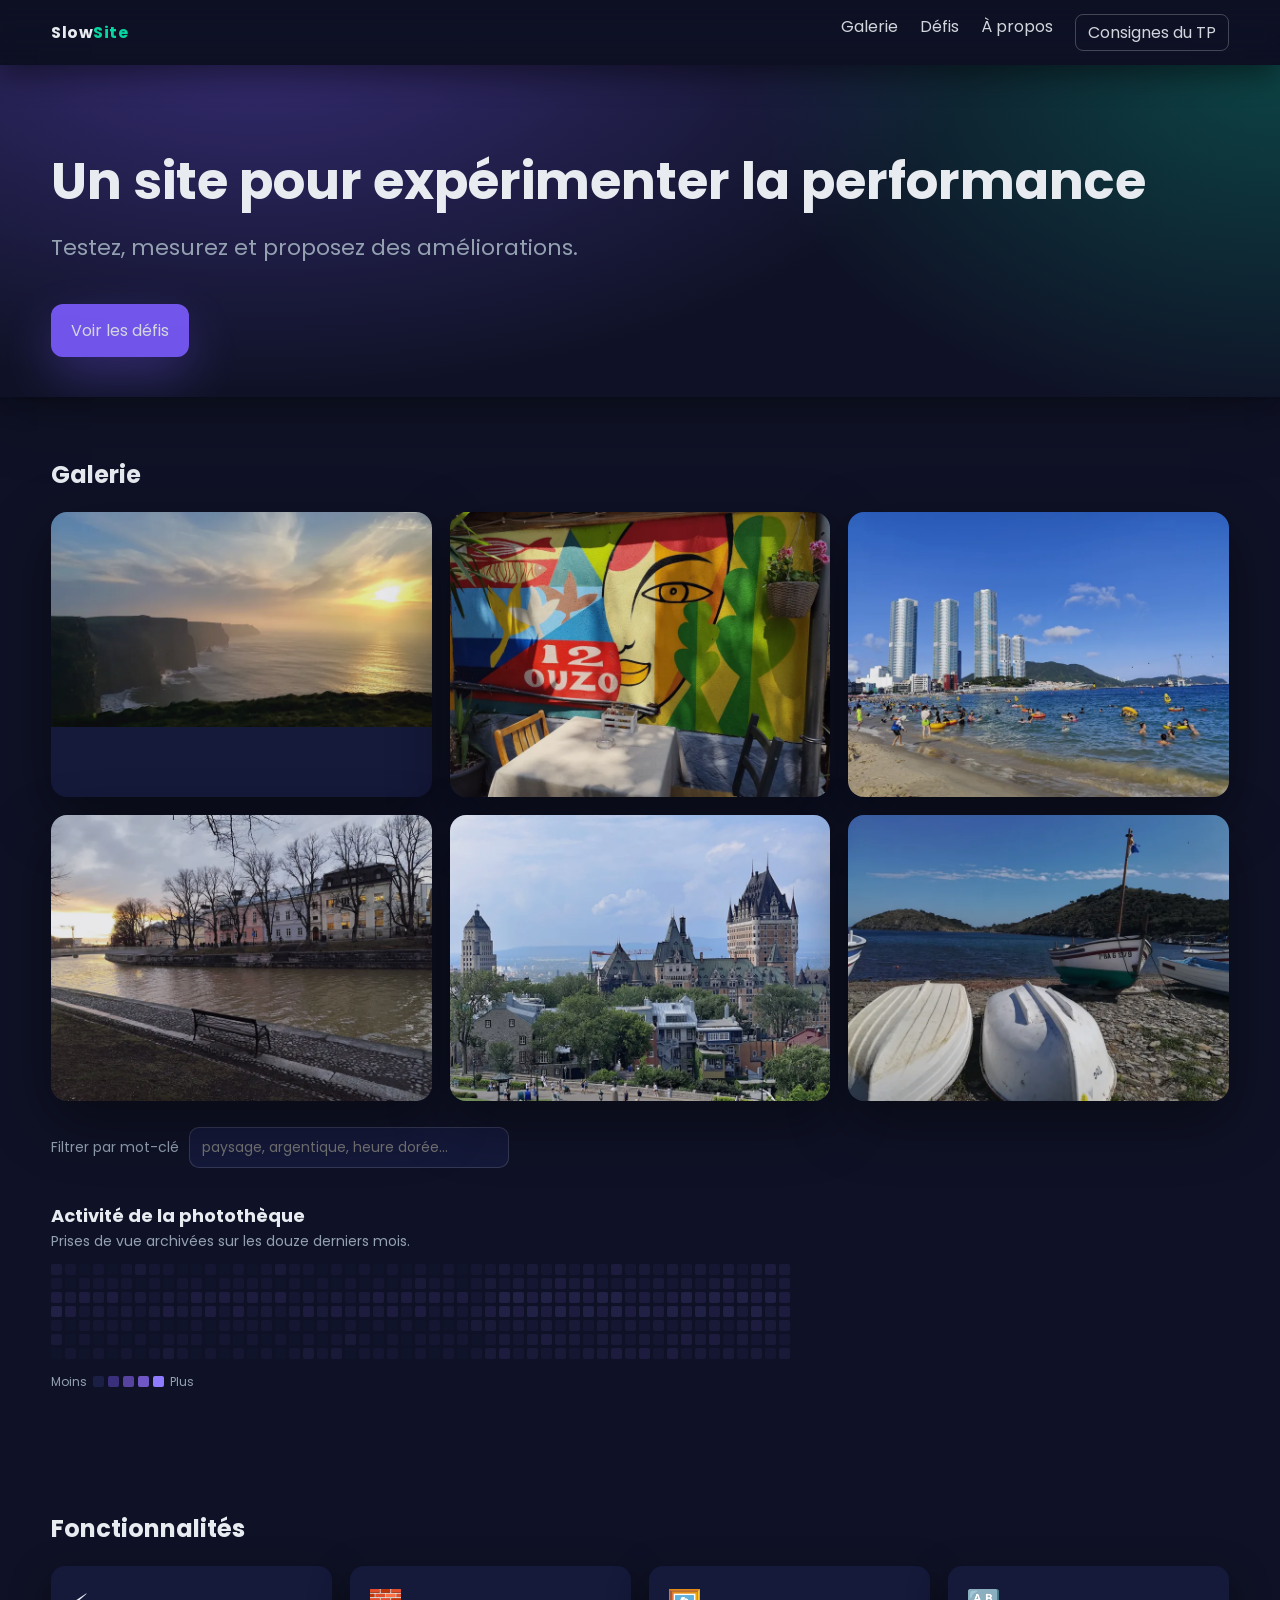
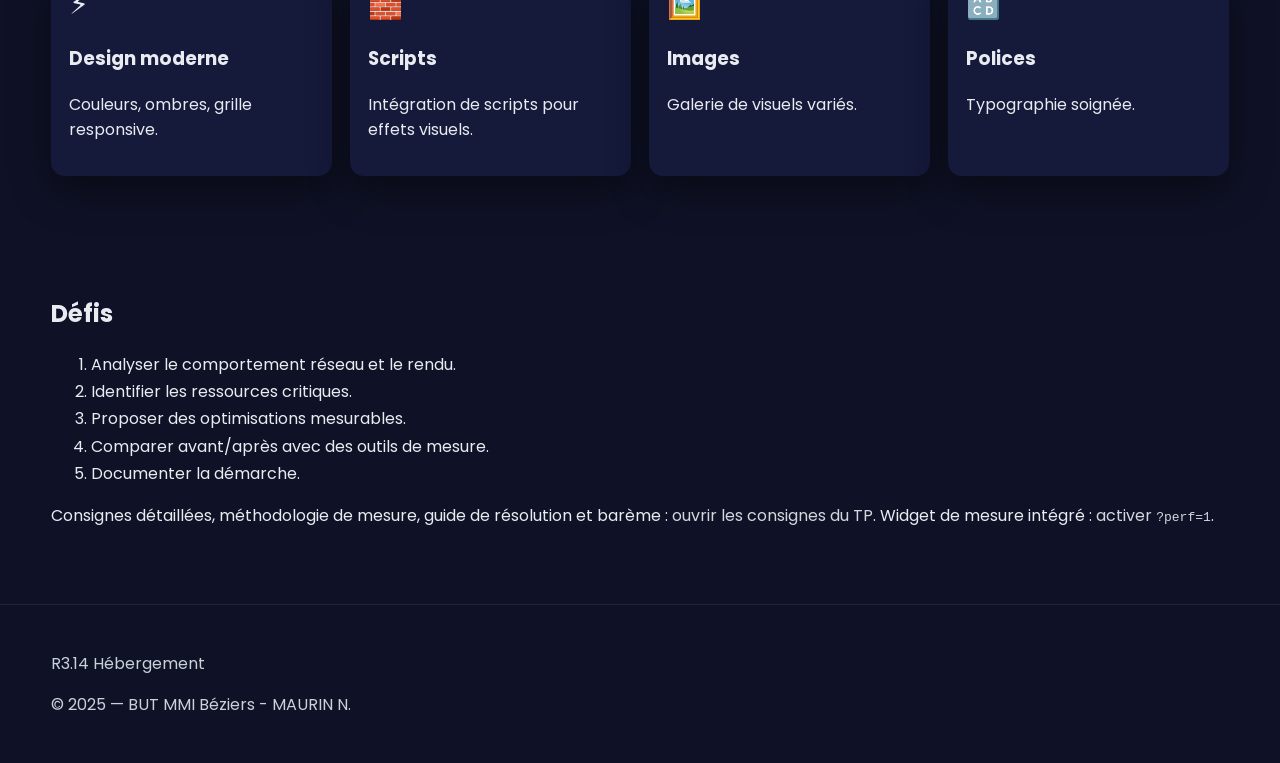
<file: index.html>
<!DOCTYPE html>
<html lang="fr">
  <head>
    <meta charset="utf-8" />
    <meta name="viewport" content="width=device-width, initial-scale=1" />
    <title>Site non optimisé...</title>

    <link rel="icon" type="image/png" href="img/favicon.png" />
    <link rel="preconnect" href="https://fonts.googleapis.com" />
    <link rel="preconnect" href="https://fonts.gstatic.com" crossorigin />
    <link rel="stylesheet"
          href="https://fonts.googleapis.com/css2?family=Poppins:wght@300;400;600&display=swap" />

    <link rel="stylesheet" href="css/styles.css" />

    <script src="js/app.js" defer></script>

    <!-- ===== Infrastructure du TP : hors exercice =====================
         Le bouton « Consignes » et sa fenêtre ne font pas partie du site à
         optimiser. Inutile de les analyser, les optimiser ou les supprimer.
         Volontairement en ligne : aucune requête supplémentaire, et rien ne
         casse quand vous réécrivez css/styles.css ou js/app.js.
         ================================================================ -->
    <style>
      .tp-link{border:1px solid rgba(255,255,255,.25);border-radius:8px;padding:5px 12px}
      .tp-link:hover{background:rgba(255,255,255,.08)}
      /* Cette entrée de menu supplémentaire fait déborder la barre sur petit
         écran : on autorise le retour à la ligne. */
      @media (max-width:640px){
        .menu{flex-wrap:wrap;justify-content:flex-end;gap:8px 14px}
      }
      #tp-modal{width:min(1000px,94vw);height:min(86vh,900px);padding:0;border:0;
        border-radius:14px;background:#0f1226;color:#E8ECF1;overflow:hidden}
      #tp-modal::backdrop{background:rgba(4,6,18,.72)}
      .tp-modal-bar{display:flex;align-items:center;justify-content:space-between;
        gap:12px;padding:10px 14px;border-bottom:1px solid rgba(255,255,255,.12);
        font:600 15px/1.3 system-ui,Segoe UI,Roboto,Arial,sans-serif}
      .tp-modal-bar button{background:transparent;color:#E8ECF1;cursor:pointer;
        border:1px solid rgba(255,255,255,.25);border-radius:8px;padding:5px 11px;font:inherit}
      .tp-modal-bar button:hover{background:rgba(255,255,255,.1)}
      #tp-modal iframe{display:block;width:100%;height:calc(100% - 45px);border:0}
    </style>
  </head>
  <body>
    <div class="topbar">
      <div class="container nav">
        <div class="logo">Slow<span>Site</span></div>
        <div class="menu">
          <a href="#galerie">Galerie</a>
          <a href="#defis">Défis</a>
          <a href="#apropos">À propos</a>
          <a class="tp-link js-consignes" href="consignes.html">Consignes du TP</a>
        </div>
      </div>
    </div>

    <div class="hero">
      <div class="container hero-inner">
        <div class="hero-text">
          <h1>Un site pour expérimenter la performance</h1>
          <p>Testez, mesurez et proposez des améliorations.</p>
          <a class="cta" href="#defis">Voir les défis</a>
        </div>
      </div>
    </div>

    <div id="galerie" class="section gallery">
      <div class="container">
        <h2>Galerie</h2>
        <div class="grid">
          <div class="card" data-mots="paysage montagne aube brume grand angle">
            <a href="img1.html"><img src="img/thumb/img1.webp" alt="Image 1"
                 width="800" height="452" loading="eager" fetchpriority="high" decoding="async" /></a>
          </div>
          <div class="card" data-mots="architecture ville façade contraste élevé">
            <a href="img2.html"><img src="img/thumb/img2.webp" alt="Image 2"
                 width="800" height="600" loading="lazy" decoding="async" /></a>
          </div>
          <div class="card" data-mots="portrait studio clair-obscur noir profond">
            <a href="img3.html"><img src="img/thumb/img3.webp" alt="Image 3"
                 width="800" height="600" loading="lazy" decoding="async" /></a>
          </div>
          <div class="card" data-mots="littoral falaise heure dorée pose longue">
            <a href="img4.html"><img src="img/thumb/img4.webp" alt="Image 4"
                 width="800" height="600" loading="lazy" decoding="async" /></a>
          </div>
          <div class="card" data-mots="photo de rue ruelle silhouette monochrome">
            <a href="img5.html"><img src="img/thumb/img5.webp" alt="Image 5"
                 width="800" height="600" loading="lazy" decoding="async" /></a>
          </div>
          <div class="card" data-mots="forêt sentier lumière rasante macro">
            <a href="img6.html"><img src="img/thumb/img6.webp" alt="Image 6"
                 width="800" height="600" loading="lazy" decoding="async" /></a>
          </div>
        </div>
        <div class="gallery-filter">
          <label for="q">Filtrer par mot-clé</label>
          <input id="q" type="search" list="motscles" autocomplete="off"
                 placeholder="paysage, argentique, heure dorée…" />
          <datalist id="motscles"></datalist>
          <p id="filter-info" class="filter-info"></p>
        </div>

        <div class="activity">
          <h3 class="activity-title">Activité de la photothèque</h3>
          <p class="activity-sub">Prises de vue archivées sur les douze derniers mois.</p>
          <div class="activity-scroll">
            <div id="calendrier" class="calendar"></div>
          </div>
          <p class="activity-legend">
            <span>Moins</span>
            <i class="lvl lvl-0"></i><i class="lvl lvl-1"></i><i class="lvl lvl-2"></i><i class="lvl lvl-3"></i><i class="lvl lvl-4"></i>
            <span>Plus</span>
          </p>
        </div>
      </div>
    </div>

    <div id="apropos" class="section features">
      <div class="container">
        <h2>Fonctionnalités</h2>
        <div class="features-grid">
          <div class="feature">
            <div class="icon">⚡</div>
            <h3>Design moderne</h3>
            <p>Couleurs, ombres, grille responsive.</p>
          </div>
          <div class="feature">
            <div class="icon">🧱</div>
            <h3>Scripts</h3>
            <p>Intégration de scripts pour effets visuels.</p>
          </div>
          <div class="feature">
            <div class="icon">🖼️</div>
            <h3>Images</h3>
            <p>Galerie de visuels variés.</p>
          </div>
          <div class="feature">
            <div class="icon">🔠</div>
            <h3>Polices</h3>
            <p>Typographie soignée.</p>
          </div>
        </div>
      </div>
    </div>

    <div id="defis" class="section challenges">
      <div class="container">
        <h2>Défis</h2>
        <ol>
          <li>Analyser le comportement réseau et le rendu.</li>
          <li>Identifier les ressources critiques.</li>
          <li>Proposer des optimisations mesurables.</li>
          <li>Comparer avant/après avec des outils de mesure.</li>
          <li>Documenter la démarche.</li>
        </ol>
        <p>
          Consignes détaillées, méthodologie de mesure, guide de résolution et
          barème : <a class="js-consignes" href="consignes.html">ouvrir les
          consignes du TP</a>. Widget de mesure intégré :
          <a href="?perf=1">activer <code>?perf=1</code></a>.
        </p>
      </div>
    </div>

    <div class="footer">
      <div class="container">
        <p>R3.14 Hébergement</p>
        <p>© 2025 — BUT MMI Béziers - MAURIN N.</p>
      </div>
    </div>

    <!-- ===== Infrastructure du TP : hors exercice ===================== -->
    <dialog id="tp-modal" aria-labelledby="tp-modal-titre">
      <div class="tp-modal-bar">
        <span id="tp-modal-titre">Consignes du TP</span>
        <span>
          <a class="tp-link" href="consignes.html" target="_blank" rel="noopener">Ouvrir dans un onglet</a>
          <button type="button" data-tp-close>Fermer</button>
        </span>
      </div>
      <iframe title="Consignes du TP" data-src="consignes.html"></iframe>
    </dialog>

    <script>
      /* Ouvre les consignes en fenêtre modale. Sans JavaScript, ou si
         <dialog> n'est pas supporté, les liens naviguent normalement vers
         consignes.html : le contenu reste accessible dans tous les cas.
         L'iframe n'est chargée qu'à la première ouverture, pour ne rien
         ajouter au chargement de la page mesurée. */
      (function () {
        var modal = document.getElementById('tp-modal');
        var liens = document.querySelectorAll('.js-consignes');
        if (!modal || !liens.length || typeof modal.showModal !== 'function') return;

        var frame = modal.querySelector('iframe');
        for (var i = 0; i < liens.length; i++) {
          liens[i].addEventListener('click', function (e) {
            e.preventDefault();
            if (!frame.getAttribute('src')) {
              frame.setAttribute('src', frame.dataset.src);
            }
            modal.showModal();
          });
        }
        modal.querySelector('[data-tp-close]').addEventListener('click', function () {
          modal.close();
        });
        // Échap ne remonte pas d'une iframe vers le <dialog> parent : on
        // écoute donc aussi dans le document embarqué (même origine).
        frame.addEventListener('load', function () {
          try {
            frame.contentDocument.addEventListener('keydown', function (e) {
              if (e.key === 'Escape') modal.close();
            });
          } catch (err) { /* origine différente : la touche Échap n'agira pas */ }
        });
        // Clic sur le fond sombre : la cible est alors le <dialog> lui-même.
        modal.addEventListener('click', function (e) {
          if (e.target === modal) modal.close();
        });
      })();
      /* ================================================================ */

      if (new URLSearchParams(location.search).has('perf')) {
        var s = document.createElement('script');
        s.src = 'js/metrics.js';
        s.defer = true;
        document.head.appendChild(s);
      }
    </script>
  </body>
</html>
</file>
<file: css/styles.css>
/* ============================================================
   styles.css — feuille unique.

   Remplace la chaine styles.css -> @import extra.css -> @import
   theme-legacy.css, qui imposait trois allers-retours en serie, tous
   bloquants pour le rendu. L'ordre ci-dessous reproduit exactement
   celui de la cascade d'origine : theme-legacy, puis extra, puis
   styles. La police est chargee par un <link> dans le <head>.
   ============================================================ */

/* --- ex theme-legacy.css --- */
.hero{position:relative;overflow:hidden}
.hero-inner{position:relative;z-index:1}

/* --- ex extra.css --- */
.hero{
  box-shadow:
    0 2px 4px rgba(0,0,0,.14),
    0 8px 24px rgba(0,0,0,.22),
    0 24px 60px rgba(0,0,0,.18);
}

/* --- styles.css --- */
:root{--bg:#0f1226;--fg:#E8ECF1;--muted:#93A1B1;--primary:#7C5CFF;--accent:#06D6A0;--card:#15193A;--shadow:rgba(0,0,0,0.45)}
*{box-sizing:border-box}
html,body{margin:0;padding:0;background:var(--bg);color:var(--fg);font-family:'Poppins',system-ui,Segoe UI,Roboto,Arial,sans-serif}
.container{width:min(1200px,92%);margin:0 auto}
a{color:var(--fg);text-decoration:none;opacity:.9}a:hover{opacity:1}
.topbar{position:sticky;top:0;backdrop-filter:blur(6px);background:linear-gradient(180deg,rgba(13,16,35,.8),rgba(13,16,35,.2));z-index:10;box-shadow:0 10px 30px var(--shadow)}
.nav{display:flex;align-items:center;justify-content:space-between;padding:14px 0}
.logo{font-weight:700;letter-spacing:.5px}.logo span{color:var(--accent)}.menu{display:flex;gap:22px}
.hero{padding:90px 0 40px;background:radial-gradient(1200px 600px at 20% -10%, rgba(124,92,255,.35), transparent 60%), radial-gradient(900px 600px at 100% 0%, rgba(6,214,160,.25), transparent 60%)}
.hero-inner{display:grid;grid-template-columns:1fr;gap:28px}
.hero h1{font-size:clamp(28px,4vw,56px);line-height:1.05;margin:0 0 10px}
.hero p{font-size:clamp(16px,1.8vw,22px);color:var(--muted)}
.highlight{color:var(--accent)}
.cta{display:inline-block;margin-top:18px;background:var(--primary);padding:14px 20px;border-radius:12px;box-shadow:0 20px 50px rgba(124,92,255,.35);transition:transform .2s ease, box-shadow .2s ease}
.cta:hover{transform:translateY(-2px);box-shadow:0 28px 60px rgba(124,92,255,.45)}
.section{padding:60px 0}.section h2{margin:0 0 20px}
.gallery .grid{display:grid;grid-template-columns:repeat(3,1fr);gap:18px}
.card{background:var(--card);border-radius:16px;overflow:hidden;box-shadow:0 20px 60px var(--shadow)}
.card img{display:block;width:100%;height:auto;opacity:0;transition:opacity .6s ease}
.card img.loaded{opacity:1}
.features-grid{display:grid;grid-template-columns:repeat(4,1fr);gap:18px}
.feature{background:var(--card);padding:18px;border-radius:14px;box-shadow:0 14px 40px var(--shadow)}
.feature .icon{font-size:28px}
.challenges ol{line-height:1.7}
.footer{padding:30px 0;border-top:1px solid rgba(255,255,255,.08);color:#c9d1d9}
@media (max-width:900px){.features-grid{grid-template-columns:repeat(2,1fr)}.gallery .grid{grid-template-columns:repeat(2,1fr)}}
@media (max-width:560px){.features-grid{grid-template-columns:1fr}.gallery .grid{grid-template-columns:1fr}}

/* --- Filtrage de la galerie --- */
.gallery-filter{display:flex;align-items:center;flex-wrap:wrap;gap:10px;margin-top:26px}
.gallery-filter label{color:var(--muted);font-size:14px}
.gallery-filter input{background:var(--card);color:var(--fg);border:1px solid rgba(255,255,255,.14);
  border-radius:10px;padding:9px 12px;min-width:min(320px,100%);font:inherit;font-size:14px}
.gallery-filter input:focus{outline:2px solid var(--primary);outline-offset:1px}
.filter-info{margin:0;color:var(--muted);font-size:13px}
.card{transform:translateY(24px);transition:transform .35s ease}
.card.visible{transform:translateY(0)}

/* --- Calendrier d'activité --- */
.activity{margin-top:34px}
.activity-title{margin:0 0 2px;font-size:18px}
.activity-sub{margin:0 0 12px;color:var(--muted);font-size:14px}
.activity-scroll{overflow-x:auto;padding-bottom:4px}
.calendar{display:grid;grid-auto-flow:column;grid-template-rows:repeat(7,11px);
  grid-auto-columns:11px;gap:3px;width:max-content}
.cal-day{border-radius:2px;background:var(--lvl0);transition:opacity .25s linear}
/* Rampe séquentielle à teinte unique, du plus sombre au plus clair. */
:root{--lvl0:#1b1f44;--lvl1:#3a2f7a;--lvl2:#55439f;--lvl3:#6f57c6;--lvl4:#8f7bff}
.cal-day[data-n="1"]{background:var(--lvl1)}
.cal-day[data-n="2"]{background:var(--lvl2)}
.cal-day[data-n="3"]{background:var(--lvl3)}
.cal-day[data-n="4"]{background:var(--lvl4)}
.activity-legend{display:flex;align-items:center;gap:4px;margin:10px 0 0;
  color:var(--muted);font-size:12px}
.activity-legend .lvl{width:11px;height:11px;border-radius:2px;display:inline-block}
.activity-legend .lvl-0{background:var(--lvl0)}.activity-legend .lvl-1{background:var(--lvl1)}
.activity-legend .lvl-2{background:var(--lvl2)}.activity-legend .lvl-3{background:var(--lvl3)}
.activity-legend .lvl-4{background:var(--lvl4)}
.activity-legend span:first-child{margin-right:2px}
.activity-legend span:last-child{margin-left:2px}
</file>
